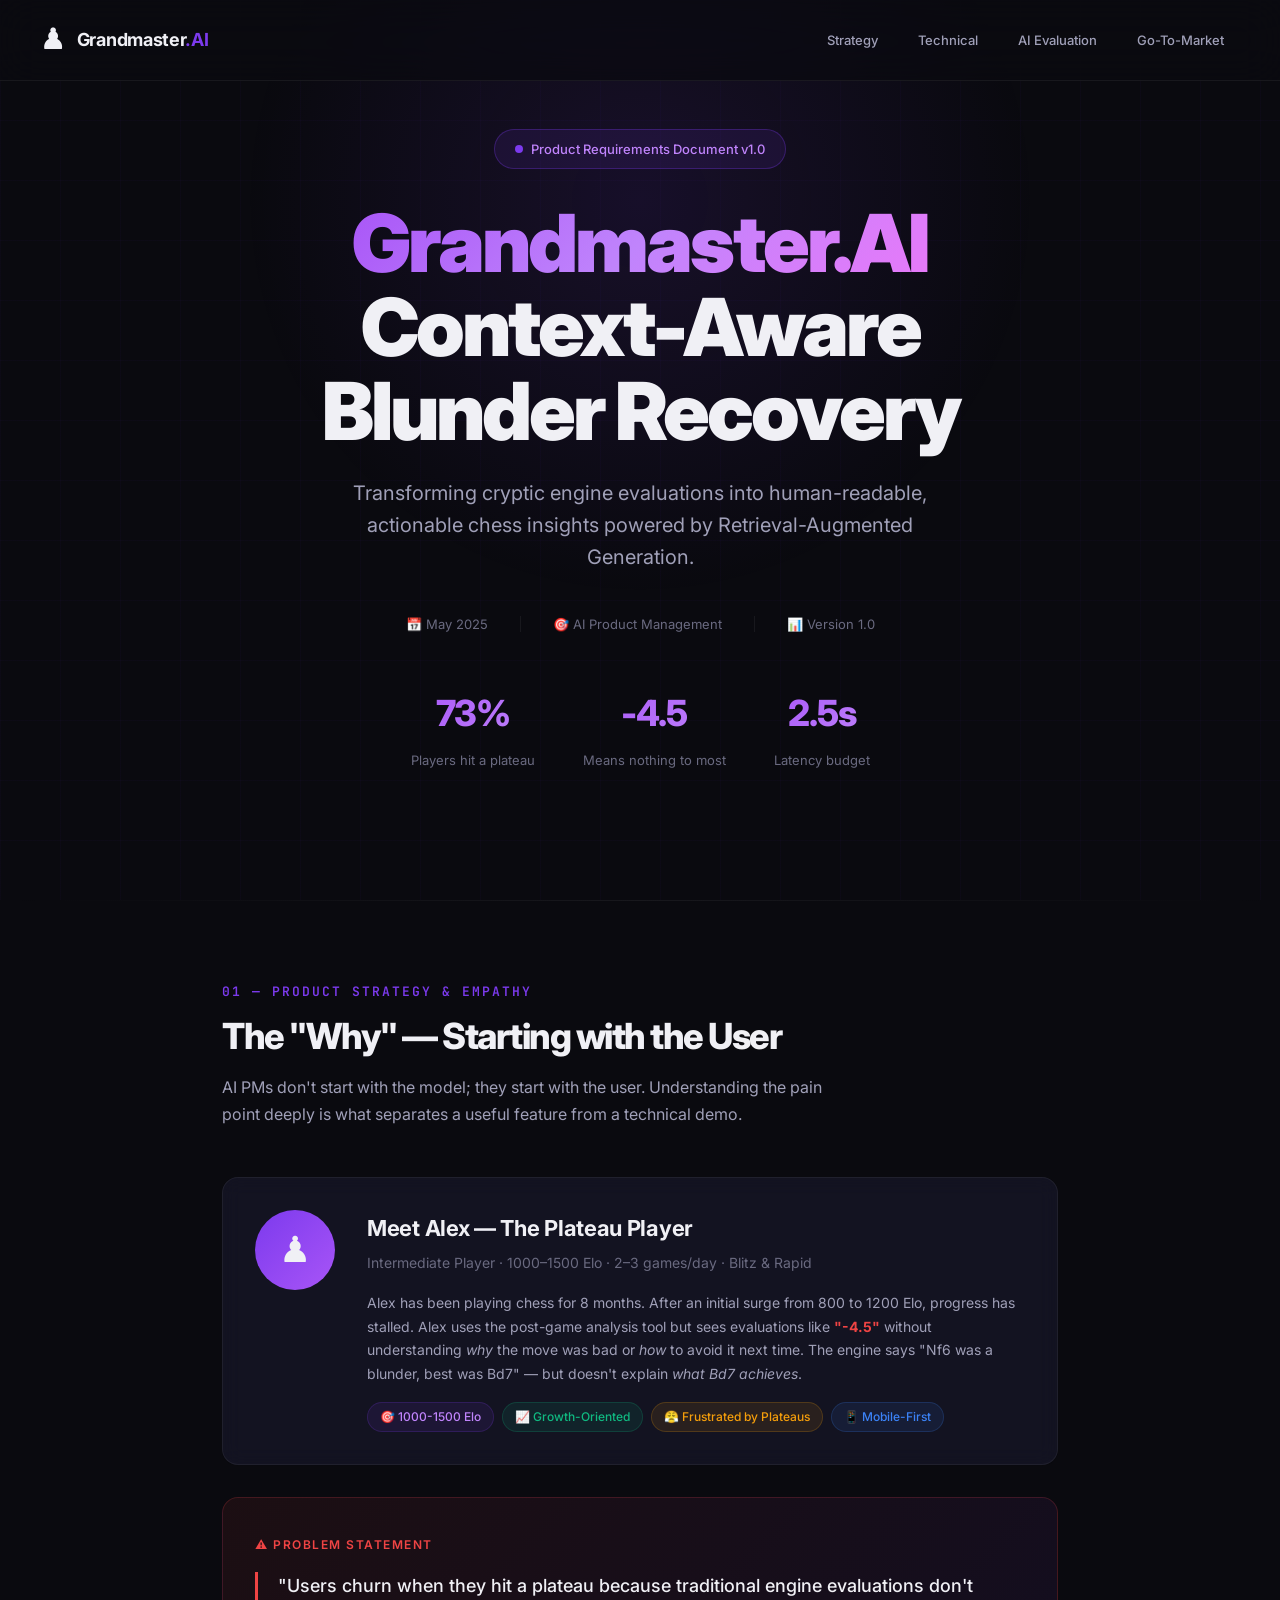
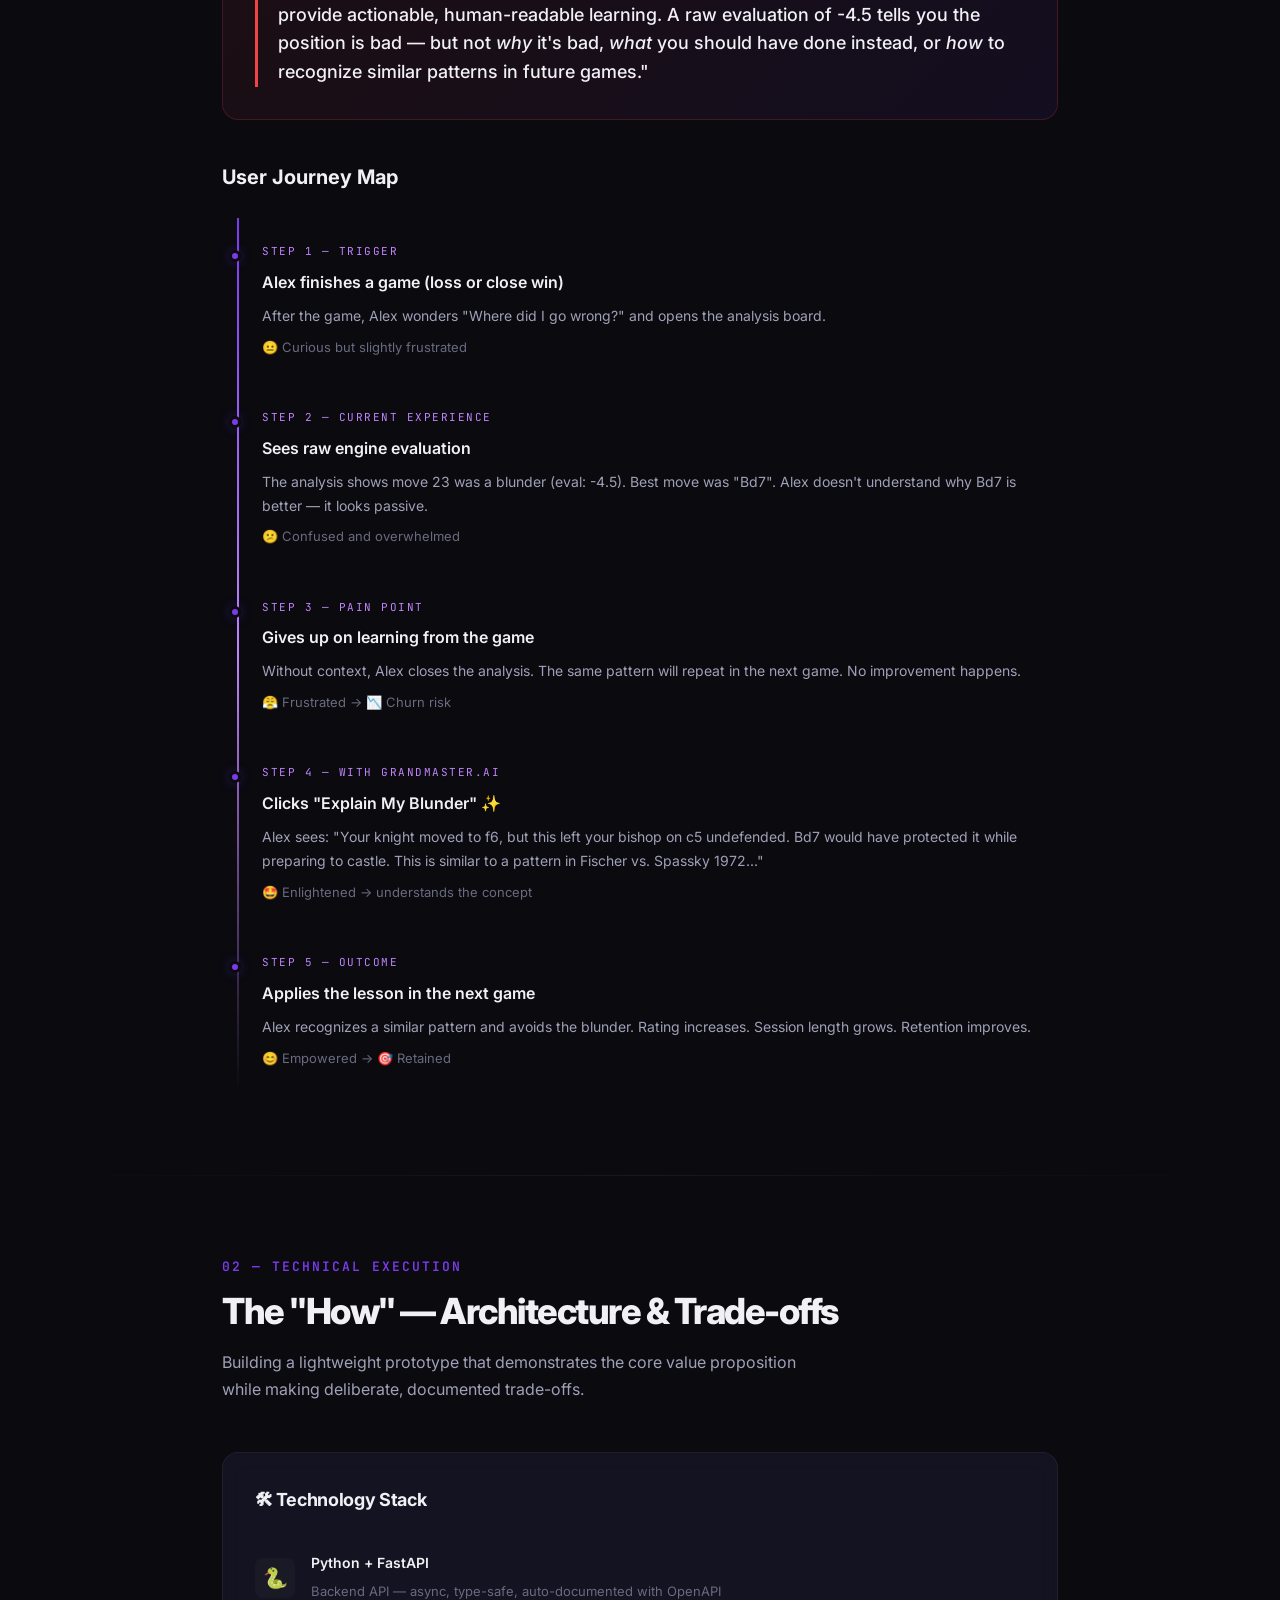
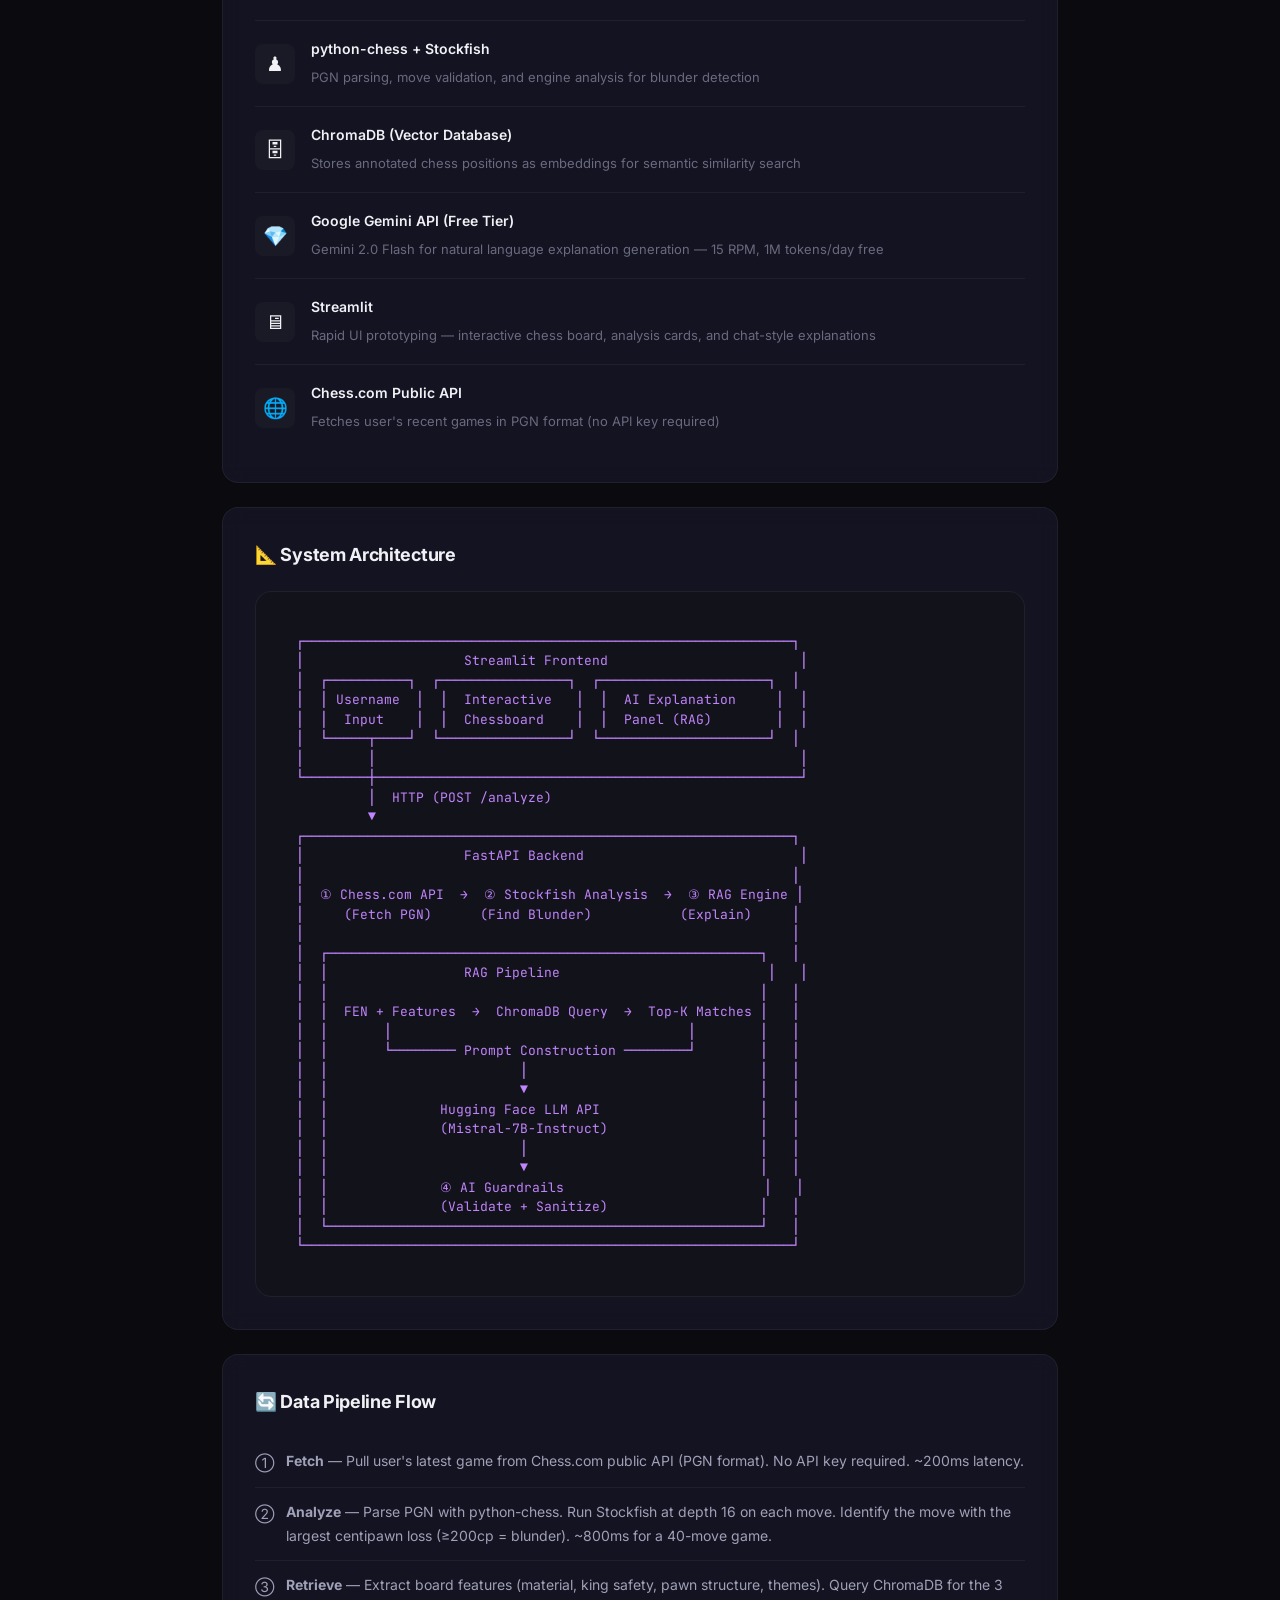
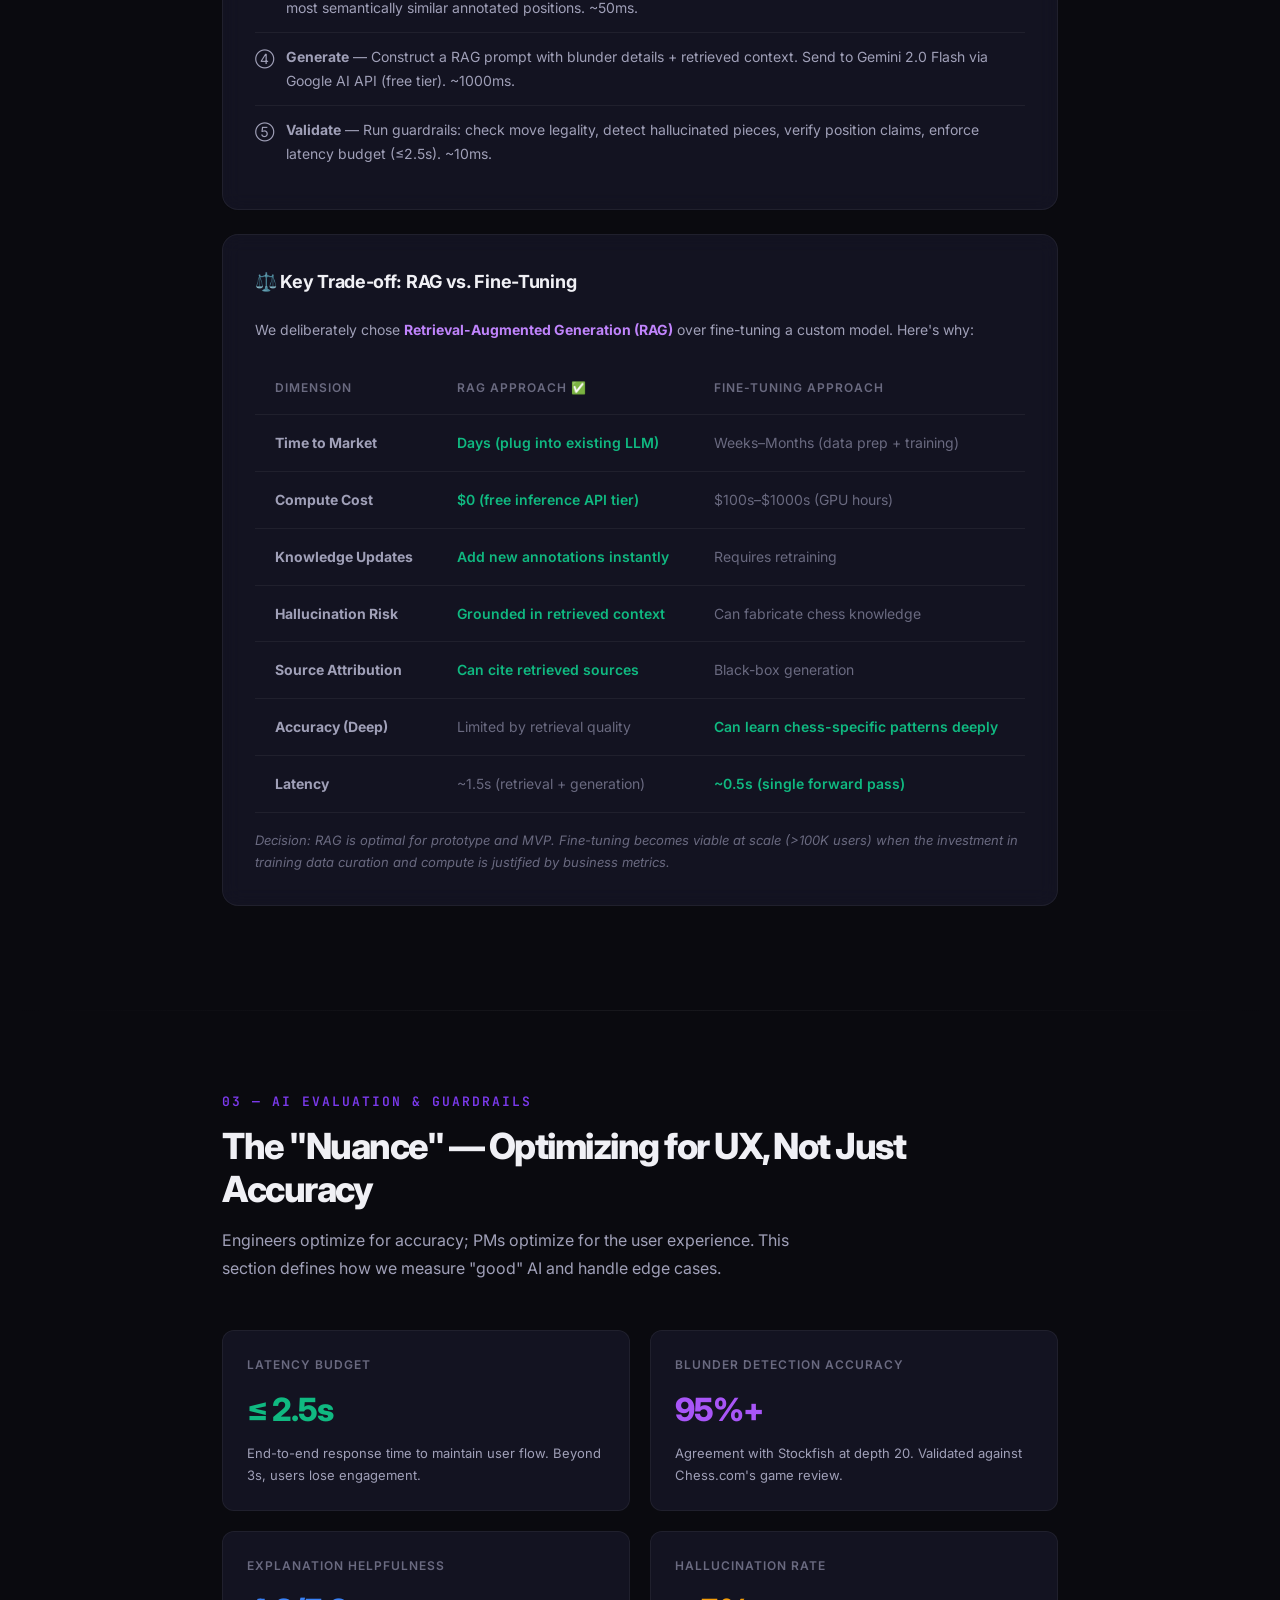
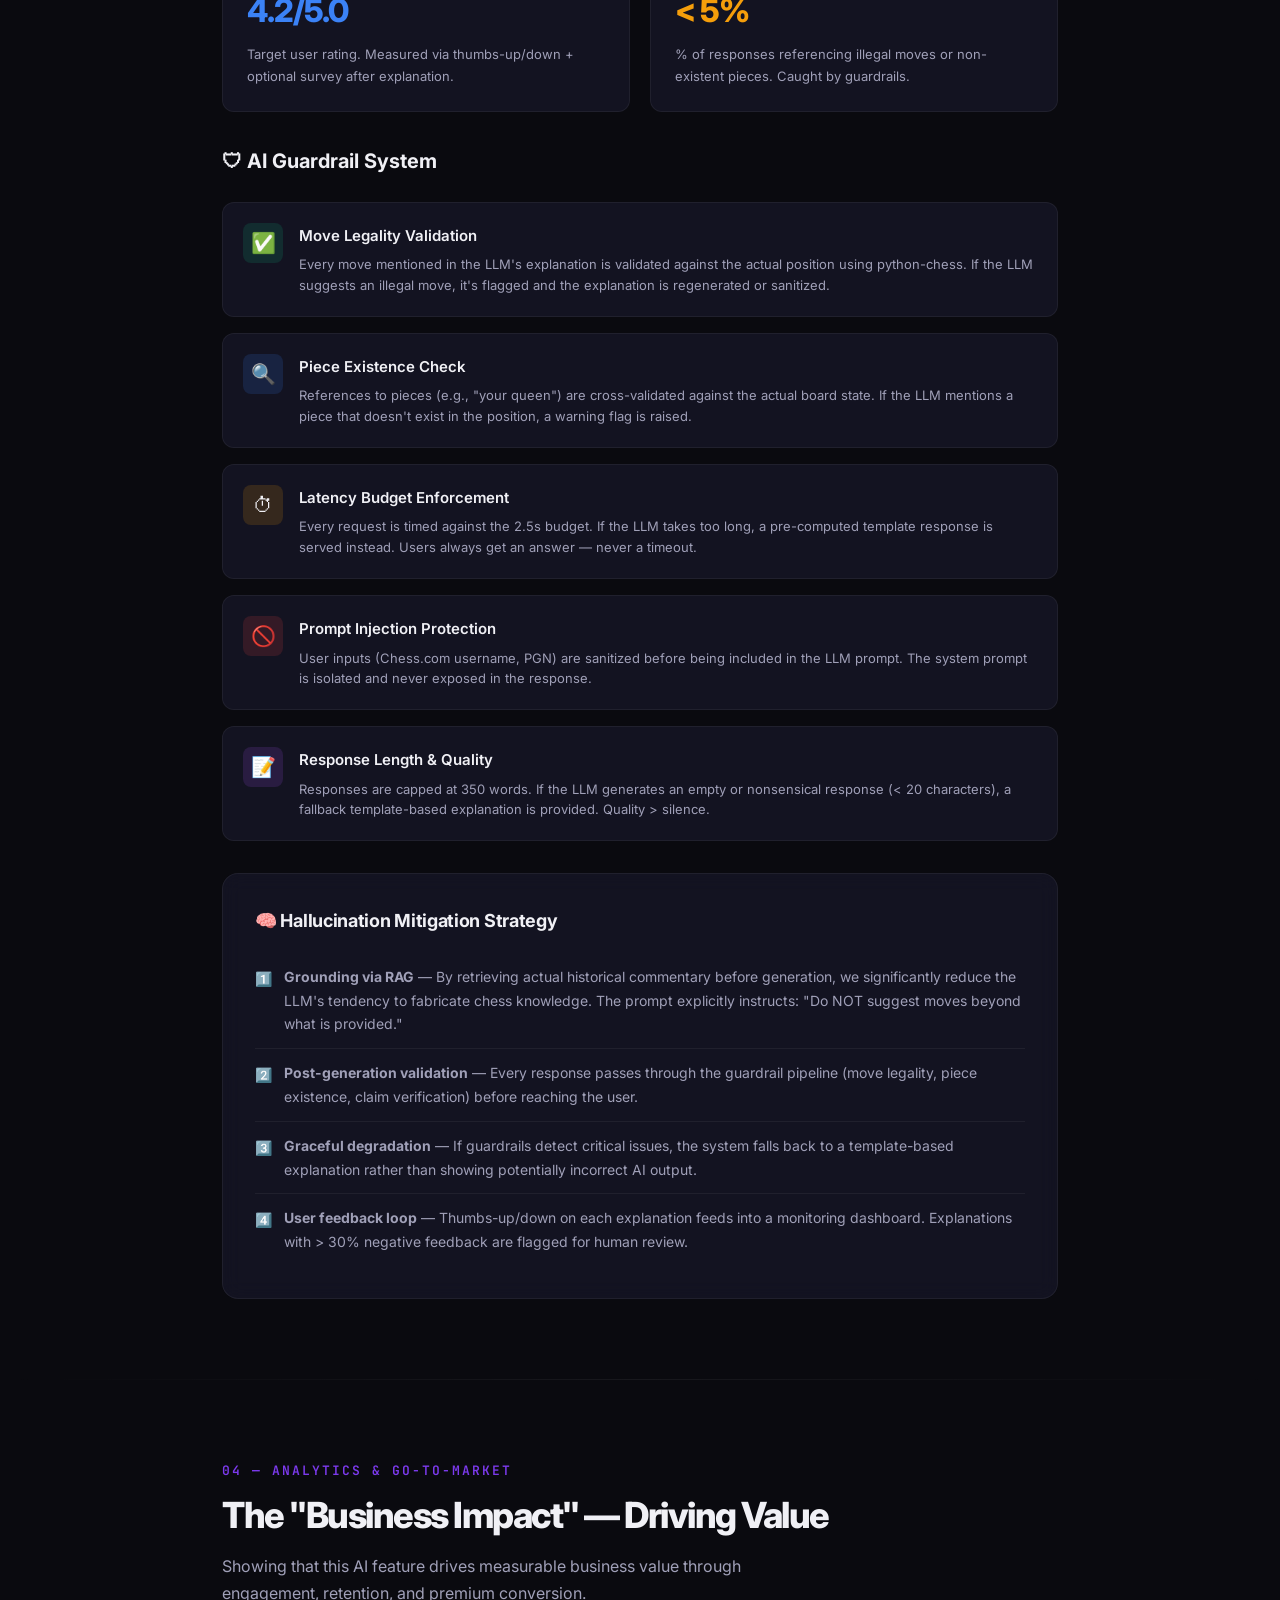
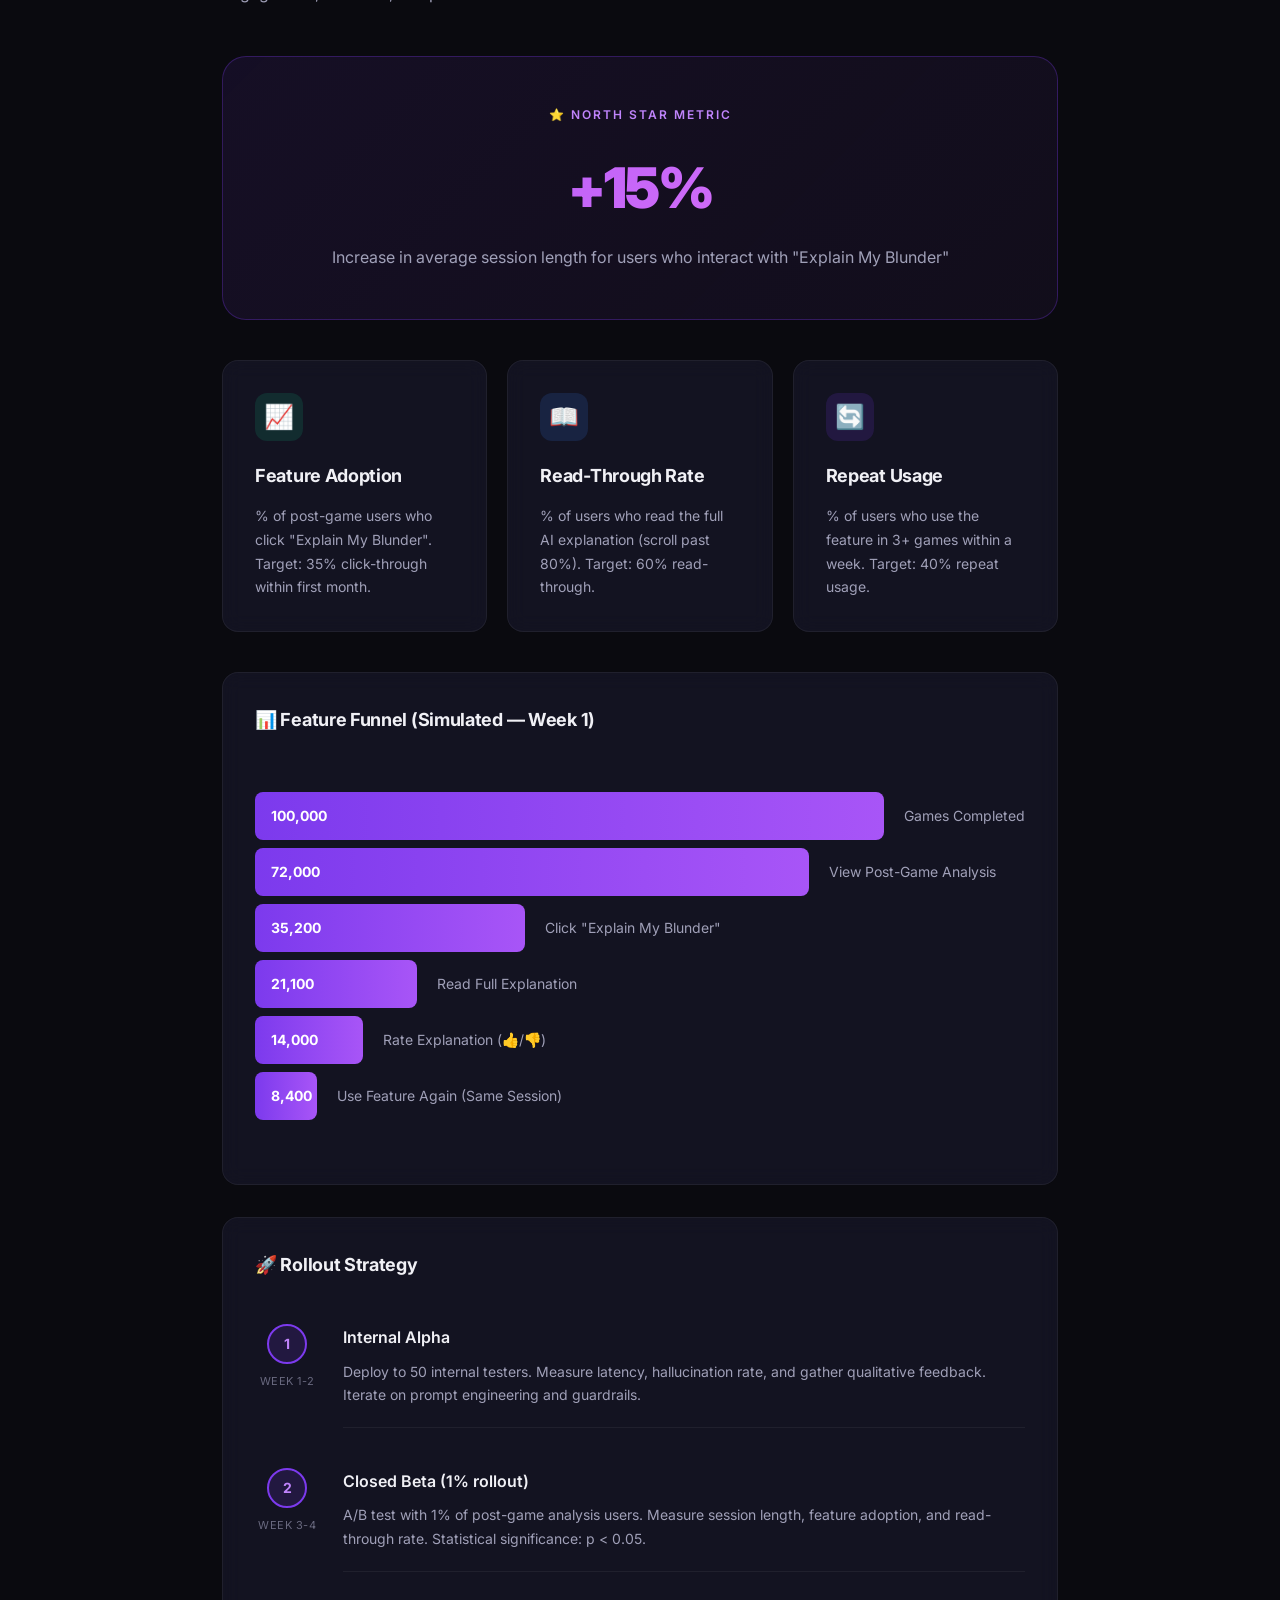
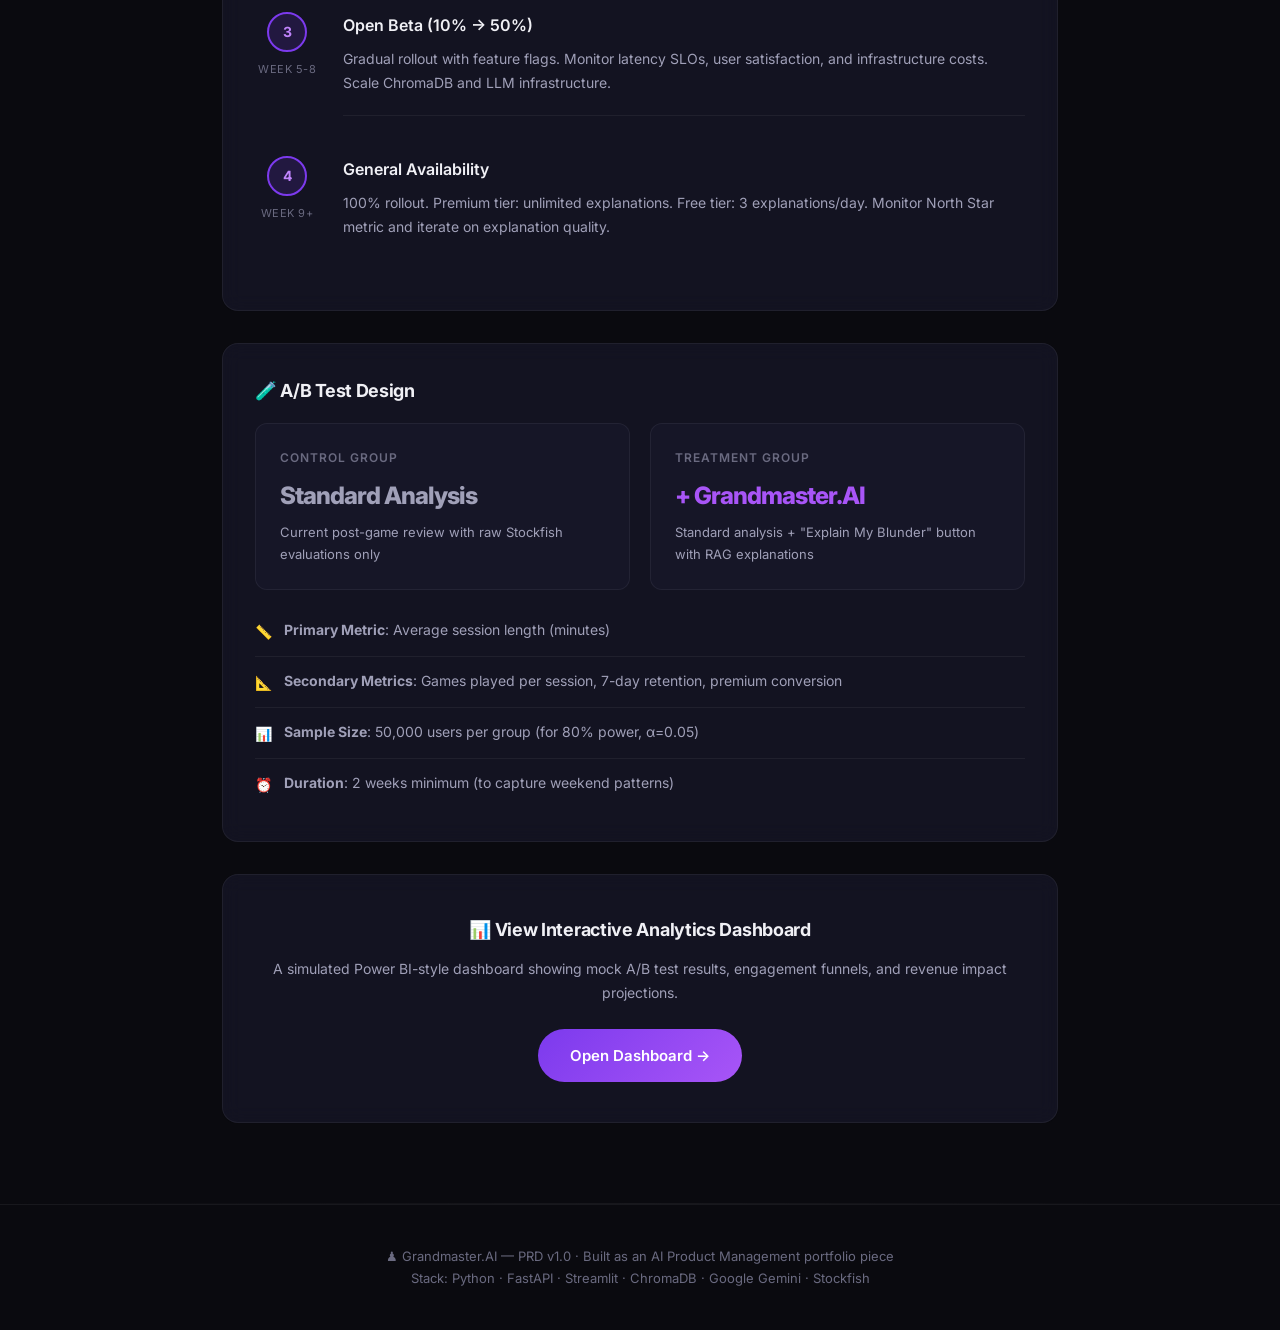
<file: prd/index.html>
<!DOCTYPE html>
<html lang="en">
<head>
  <meta charset="UTF-8">
  <meta name="viewport" content="width=device-width, initial-scale=1.0">
  <meta name="description" content="Grandmaster.AI Product Requirements Document — Context-Aware Blunder Recovery using RAG for human-readable chess analysis">
  <title>Grandmaster.AI — Product Requirements Document</title>
  <link rel="stylesheet" href="styles.css">
  <link rel="icon" href="data:image/svg+xml,<svg xmlns='http://www.w3.org/2000/svg' viewBox='0 0 100 100'><text y='.9em' font-size='90'>♟</text></svg>">
</head>
<body>

<!-- ═══════════════════ NAVIGATION ═══════════════════ -->
<nav class="nav" id="nav">
  <a href="#" class="nav-brand">
    <span class="logo-icon">♟</span>
    <span>Grandmaster<span class="dot">.AI</span></span>
  </a>
  <ul class="nav-links">
    <li><a href="#strategy" class="active">Strategy</a></li>
    <li><a href="#technical">Technical</a></li>
    <li><a href="#evaluation">AI Evaluation</a></li>
    <li><a href="#gtm">Go-To-Market</a></li>
  </ul>
</nav>

<div class="page-wrapper">

<!-- ═══════════════════ HERO ═══════════════════ -->
<section class="hero" id="hero">
  <div class="container">
    <div class="hero-content">
      <div class="hero-badge">
        <span class="pulse"></span>
        Product Requirements Document v1.0
      </div>
      <h1>
        <span class="gradient-text">Grandmaster.AI</span><br>
        Context-Aware<br>Blunder Recovery
      </h1>
      <p class="hero-subtitle">
        Transforming cryptic engine evaluations into human-readable, 
        actionable chess insights powered by Retrieval-Augmented Generation.
      </p>
      <div class="hero-meta">
        <span>📅 May 2025</span>
        <span class="divider"></span>
        <span>🎯 AI Product Management</span>
        <span class="divider"></span>
        <span>📊 Version 1.0</span>
      </div>
      <div class="stats-row">
        <div class="stat">
          <div class="stat-value">73%</div>
          <div class="stat-label">Players hit a plateau</div>
        </div>
        <div class="stat">
          <div class="stat-value">-4.5</div>
          <div class="stat-label">Means nothing to most</div>
        </div>
        <div class="stat">
          <div class="stat-value">2.5s</div>
          <div class="stat-label">Latency budget</div>
        </div>
      </div>
    </div>
  </div>
</section>

<hr class="section-divider">

<!-- ═══════════════════ SECTION 1: PRODUCT STRATEGY ═══════════════════ -->
<section id="strategy">
  <div class="container">
    <div class="section-header reveal">
      <span class="section-number">01 — Product Strategy & Empathy</span>
      <h2>The "Why" — Starting with the User</h2>
      <p>AI PMs don't start with the model; they start with the user. Understanding the pain point deeply is what separates a useful feature from a technical demo.</p>
    </div>

    <!-- Persona -->
    <div class="card persona-card reveal" style="margin-bottom: 32px;">
      <div class="persona-avatar">♟</div>
      <div class="persona-info">
        <h3>Meet Alex — The Plateau Player</h3>
        <div class="persona-meta">Intermediate Player · 1000–1500 Elo · 2–3 games/day · Blitz & Rapid</div>
        <p style="color: var(--text-secondary); font-size: 14px;">
          Alex has been playing chess for 8 months. After an initial surge from 800 to 1200 Elo, progress has stalled. 
          Alex uses the post-game analysis tool but sees evaluations like <strong style="color: var(--danger);">"-4.5"</strong> 
          without understanding <em>why</em> the move was bad or <em>how</em> to avoid it next time.
          The engine says "Nf6 was a blunder, best was Bd7" — but doesn't explain <em>what Bd7 achieves</em>.
        </p>
        <div class="persona-tags">
          <span class="tag">🎯 1000-1500 Elo</span>
          <span class="tag green">📈 Growth-Oriented</span>
          <span class="tag orange">😤 Frustrated by Plateaus</span>
          <span class="tag blue">📱 Mobile-First</span>
        </div>
      </div>
    </div>

    <!-- Problem Statement -->
    <div class="problem-callout reveal" style="margin-bottom: 40px;">
      <div class="callout-label">⚠️ Problem Statement</div>
      <blockquote>
        "Users churn when they hit a plateau because traditional engine evaluations 
        don't provide actionable, human-readable learning. A raw evaluation of -4.5 
        tells you the position is bad — but not <em>why</em> it's bad, <em>what</em> 
        you should have done instead, or <em>how</em> to recognize similar patterns in future games."
      </blockquote>
    </div>

    <!-- User Journey -->
    <h3 class="reveal" style="margin-bottom: 24px; font-size: 20px;">User Journey Map</h3>
    <div class="journey-map reveal">
      <div class="journey-step">
        <div class="step-label">Step 1 — Trigger</div>
        <h4>Alex finishes a game (loss or close win)</h4>
        <p>After the game, Alex wonders "Where did I go wrong?" and opens the analysis board.</p>
        <div class="emotion">😐 Curious but slightly frustrated</div>
      </div>
      <div class="journey-step">
        <div class="step-label">Step 2 — Current Experience</div>
        <h4>Sees raw engine evaluation</h4>
        <p>The analysis shows move 23 was a blunder (eval: -4.5). Best move was "Bd7". Alex doesn't understand why Bd7 is better — it looks passive.</p>
        <div class="emotion">😕 Confused and overwhelmed</div>
      </div>
      <div class="journey-step">
        <div class="step-label">Step 3 — Pain Point</div>
        <h4>Gives up on learning from the game</h4>
        <p>Without context, Alex closes the analysis. The same pattern will repeat in the next game. No improvement happens.</p>
        <div class="emotion">😤 Frustrated → 📉 Churn risk</div>
      </div>
      <div class="journey-step">
        <div class="step-label">Step 4 — With Grandmaster.AI</div>
        <h4>Clicks "Explain My Blunder" ✨</h4>
        <p>Alex sees: "Your knight moved to f6, but this left your bishop on c5 undefended. Bd7 would have protected it while preparing to castle. This is similar to a pattern in Fischer vs. Spassky 1972..."</p>
        <div class="emotion">🤩 Enlightened → understands the concept</div>
      </div>
      <div class="journey-step">
        <div class="step-label">Step 5 — Outcome</div>
        <h4>Applies the lesson in the next game</h4>
        <p>Alex recognizes a similar pattern and avoids the blunder. Rating increases. Session length grows. Retention improves.</p>
        <div class="emotion">😊 Empowered → 🎯 Retained</div>
      </div>
    </div>
  </div>
</section>

<hr class="section-divider">

<!-- ═══════════════════ SECTION 2: TECHNICAL EXECUTION ═══════════════════ -->
<section id="technical">
  <div class="container">
    <div class="section-header reveal">
      <span class="section-number">02 — Technical Execution</span>
      <h2>The "How" — Architecture & Trade-offs</h2>
      <p>Building a lightweight prototype that demonstrates the core value proposition while making deliberate, documented trade-offs.</p>
    </div>

    <!-- Tech Stack -->
    <div class="card reveal" style="margin-bottom: 24px;">
      <h3 style="margin-bottom: 20px;">🛠 Technology Stack</h3>
      <div class="stack-item">
        <div class="stack-icon">🐍</div>
        <div class="stack-info">
          <strong>Python + FastAPI</strong>
          <span>Backend API — async, type-safe, auto-documented with OpenAPI</span>
        </div>
      </div>
      <div class="stack-item">
        <div class="stack-icon">♟</div>
        <div class="stack-info">
          <strong>python-chess + Stockfish</strong>
          <span>PGN parsing, move validation, and engine analysis for blunder detection</span>
        </div>
      </div>
      <div class="stack-item">
        <div class="stack-icon">🗄</div>
        <div class="stack-info">
          <strong>ChromaDB (Vector Database)</strong>
          <span>Stores annotated chess positions as embeddings for semantic similarity search</span>
        </div>
      </div>
      <div class="stack-item">
        <div class="stack-icon">💎</div>
        <div class="stack-info">
          <strong>Google Gemini API (Free Tier)</strong>
          <span>Gemini 2.0 Flash for natural language explanation generation — 15 RPM, 1M tokens/day free</span>
        </div>
      </div>
      <div class="stack-item">
        <div class="stack-icon">🖥</div>
        <div class="stack-info">
          <strong>Streamlit</strong>
          <span>Rapid UI prototyping — interactive chess board, analysis cards, and chat-style explanations</span>
        </div>
      </div>
      <div class="stack-item">
        <div class="stack-icon">🌐</div>
        <div class="stack-info">
          <strong>Chess.com Public API</strong>
          <span>Fetches user's recent games in PGN format (no API key required)</span>
        </div>
      </div>
    </div>

    <!-- Architecture -->
    <div class="card reveal" style="margin-bottom: 24px;">
      <h3 style="margin-bottom: 20px;">📐 System Architecture</h3>
      <div class="arch-diagram">
<pre>
┌─────────────────────────────────────────────────────────────┐
│                    Streamlit Frontend                        │
│  ┌──────────┐  ┌────────────────┐  ┌─────────────────────┐  │
│  │ Username  │  │  Interactive   │  │  AI Explanation     │  │
│  │  Input    │  │  Chessboard    │  │  Panel (RAG)        │  │
│  └─────┬────┘  └────────────────┘  └─────────────────────┘  │
│        │                                                     │
└────────┼─────────────────────────────────────────────────────┘
         │  HTTP (POST /analyze)
         ▼
┌─────────────────────────────────────────────────────────────┐
│                    FastAPI Backend                           │
│                                                             │
│  ① Chess.com API  →  ② Stockfish Analysis  →  ③ RAG Engine │
│     (Fetch PGN)      (Find Blunder)           (Explain)     │
│                                                             │
│  ┌──────────────────────────────────────────────────────┐   │
│  │                 RAG Pipeline                          │   │
│  │                                                      │   │
│  │  FEN + Features  →  ChromaDB Query  →  Top-K Matches │   │
│  │       │                                     │        │   │
│  │       └──────── Prompt Construction ────────┘        │   │
│  │                        │                             │   │
│  │                        ▼                             │   │
│  │              Hugging Face LLM API                    │   │
│  │              (Mistral-7B-Instruct)                   │   │
│  │                        │                             │   │
│  │                        ▼                             │   │
│  │              ④ AI Guardrails                         │   │
│  │              (Validate + Sanitize)                   │   │
│  └──────────────────────────────────────────────────────┘   │
└─────────────────────────────────────────────────────────────┘
</pre>
      </div>
    </div>

    <!-- Pipeline Flow -->
    <div class="card reveal" style="margin-bottom: 24px;">
      <h3 style="margin-bottom: 20px;">🔄 Data Pipeline Flow</h3>
      <ul class="info-list">
        <li>
          <span class="li-icon">①</span>
          <span><strong>Fetch</strong> — Pull user's latest game from Chess.com public API (PGN format). No API key required. ~200ms latency.</span>
        </li>
        <li>
          <span class="li-icon">②</span>
          <span><strong>Analyze</strong> — Parse PGN with python-chess. Run Stockfish at depth 16 on each move. Identify the move with the largest centipawn loss (≥200cp = blunder). ~800ms for a 40-move game.</span>
        </li>
        <li>
          <span class="li-icon">③</span>
          <span><strong>Retrieve</strong> — Extract board features (material, king safety, pawn structure, themes). Query ChromaDB for the 3 most semantically similar annotated positions. ~50ms.</span>
        </li>
        <li>
          <span class="li-icon">④</span>
          <span><strong>Generate</strong> — Construct a RAG prompt with blunder details + retrieved context. Send to Gemini 2.0 Flash via Google AI API (free tier). ~1000ms.</span>
        </li>
        <li>
          <span class="li-icon">⑤</span>
          <span><strong>Validate</strong> — Run guardrails: check move legality, detect hallucinated pieces, verify position claims, enforce latency budget (≤2.5s). ~10ms.</span>
        </li>
      </ul>
    </div>

    <!-- Trade-off: RAG vs Fine-tuning -->
    <div class="card reveal" style="margin-bottom: 24px;">
      <h3 style="margin-bottom: 20px;">⚖️ Key Trade-off: RAG vs. Fine-Tuning</h3>
      <p style="color: var(--text-secondary); margin-bottom: 20px;">
        We deliberately chose <strong style="color: var(--accent-tertiary);">Retrieval-Augmented Generation (RAG)</strong> 
        over fine-tuning a custom model. Here's why:
      </p>
      <div style="overflow-x: auto;">
        <table class="tradeoff-table">
          <thead>
            <tr>
              <th>Dimension</th>
              <th>RAG Approach ✅</th>
              <th>Fine-Tuning Approach</th>
            </tr>
          </thead>
          <tbody>
            <tr>
              <td><strong>Time to Market</strong></td>
              <td class="winner">Days (plug into existing LLM)</td>
              <td class="loser">Weeks–Months (data prep + training)</td>
            </tr>
            <tr>
              <td><strong>Compute Cost</strong></td>
              <td class="winner">$0 (free inference API tier)</td>
              <td class="loser">$100s–$1000s (GPU hours)</td>
            </tr>
            <tr>
              <td><strong>Knowledge Updates</strong></td>
              <td class="winner">Add new annotations instantly</td>
              <td class="loser">Requires retraining</td>
            </tr>
            <tr>
              <td><strong>Hallucination Risk</strong></td>
              <td class="winner">Grounded in retrieved context</td>
              <td class="loser">Can fabricate chess knowledge</td>
            </tr>
            <tr>
              <td><strong>Source Attribution</strong></td>
              <td class="winner">Can cite retrieved sources</td>
              <td class="loser">Black-box generation</td>
            </tr>
            <tr>
              <td><strong>Accuracy (Deep)</strong></td>
              <td class="loser">Limited by retrieval quality</td>
              <td class="winner">Can learn chess-specific patterns deeply</td>
            </tr>
            <tr>
              <td><strong>Latency</strong></td>
              <td class="loser">~1.5s (retrieval + generation)</td>
              <td class="winner">~0.5s (single forward pass)</td>
            </tr>
          </tbody>
        </table>
      </div>
      <p style="color: var(--text-muted); font-size: 13px; margin-top: 16px;">
        <em>Decision: RAG is optimal for prototype and MVP. Fine-tuning becomes viable at scale (>100K users) 
        when the investment in training data curation and compute is justified by business metrics.</em>
      </p>
    </div>
  </div>
</section>

<hr class="section-divider">

<!-- ═══════════════════ SECTION 3: AI EVALUATION ═══════════════════ -->
<section id="evaluation">
  <div class="container">
    <div class="section-header reveal">
      <span class="section-number">03 — AI Evaluation & Guardrails</span>
      <h2>The "Nuance" — Optimizing for UX, Not Just Accuracy</h2>
      <p>Engineers optimize for accuracy; PMs optimize for the user experience. This section defines how we measure "good" AI and handle edge cases.</p>
    </div>

    <!-- Evaluation Metrics -->
    <div class="eval-grid reveal" style="margin-bottom: 32px;">
      <div class="eval-card">
        <div class="metric-label">Latency Budget</div>
        <div class="metric-value green">≤ 2.5s</div>
        <div class="metric-desc">End-to-end response time to maintain user flow. Beyond 3s, users lose engagement.</div>
      </div>
      <div class="eval-card">
        <div class="metric-label">Blunder Detection Accuracy</div>
        <div class="metric-value purple">95%+</div>
        <div class="metric-desc">Agreement with Stockfish at depth 20. Validated against Chess.com's game review.</div>
      </div>
      <div class="eval-card">
        <div class="metric-label">Explanation Helpfulness</div>
        <div class="metric-value blue">4.2/5.0</div>
        <div class="metric-desc">Target user rating. Measured via thumbs-up/down + optional survey after explanation.</div>
      </div>
      <div class="eval-card">
        <div class="metric-label">Hallucination Rate</div>
        <div class="metric-value orange">< 5%</div>
        <div class="metric-desc">% of responses referencing illegal moves or non-existent pieces. Caught by guardrails.</div>
      </div>
    </div>

    <!-- Guardrails -->
    <h3 class="reveal" style="margin-bottom: 24px; font-size: 20px;">🛡 AI Guardrail System</h3>
    <div class="guardrail-list reveal">
      <div class="guardrail-item">
        <div class="guardrail-icon" style="background: rgba(16, 185, 129, 0.15);">✅</div>
        <div class="guardrail-content">
          <h4>Move Legality Validation</h4>
          <p>Every move mentioned in the LLM's explanation is validated against the actual position using python-chess. If the LLM suggests an illegal move, it's flagged and the explanation is regenerated or sanitized.</p>
        </div>
      </div>
      <div class="guardrail-item">
        <div class="guardrail-icon" style="background: rgba(59, 130, 246, 0.15);">🔍</div>
        <div class="guardrail-content">
          <h4>Piece Existence Check</h4>
          <p>References to pieces (e.g., "your queen") are cross-validated against the actual board state. If the LLM mentions a piece that doesn't exist in the position, a warning flag is raised.</p>
        </div>
      </div>
      <div class="guardrail-item">
        <div class="guardrail-icon" style="background: rgba(245, 158, 11, 0.15);">⏱</div>
        <div class="guardrail-content">
          <h4>Latency Budget Enforcement</h4>
          <p>Every request is timed against the 2.5s budget. If the LLM takes too long, a pre-computed template response is served instead. Users always get an answer — never a timeout.</p>
        </div>
      </div>
      <div class="guardrail-item">
        <div class="guardrail-icon" style="background: rgba(239, 68, 68, 0.15);">🚫</div>
        <div class="guardrail-content">
          <h4>Prompt Injection Protection</h4>
          <p>User inputs (Chess.com username, PGN) are sanitized before being included in the LLM prompt. The system prompt is isolated and never exposed in the response.</p>
        </div>
      </div>
      <div class="guardrail-item">
        <div class="guardrail-icon" style="background: rgba(168, 85, 247, 0.15);">📝</div>
        <div class="guardrail-content">
          <h4>Response Length & Quality</h4>
          <p>Responses are capped at 350 words. If the LLM generates an empty or nonsensical response (< 20 characters), a fallback template-based explanation is provided. Quality > silence.</p>
        </div>
      </div>
    </div>

    <!-- How We Handle Hallucinations -->
    <div class="card reveal" style="margin-top: 32px;">
      <h3 style="margin-bottom: 16px;">🧠 Hallucination Mitigation Strategy</h3>
      <ul class="info-list">
        <li>
          <span class="li-icon">1️⃣</span>
          <span><strong>Grounding via RAG</strong> — By retrieving actual historical commentary before generation, we significantly reduce the LLM's tendency to fabricate chess knowledge. The prompt explicitly instructs: "Do NOT suggest moves beyond what is provided."</span>
        </li>
        <li>
          <span class="li-icon">2️⃣</span>
          <span><strong>Post-generation validation</strong> — Every response passes through the guardrail pipeline (move legality, piece existence, claim verification) before reaching the user.</span>
        </li>
        <li>
          <span class="li-icon">3️⃣</span>
          <span><strong>Graceful degradation</strong> — If guardrails detect critical issues, the system falls back to a template-based explanation rather than showing potentially incorrect AI output.</span>
        </li>
        <li>
          <span class="li-icon">4️⃣</span>
          <span><strong>User feedback loop</strong> — Thumbs-up/down on each explanation feeds into a monitoring dashboard. Explanations with > 30% negative feedback are flagged for human review.</span>
        </li>
      </ul>
    </div>
  </div>
</section>

<hr class="section-divider">

<!-- ═══════════════════ SECTION 4: GO-TO-MARKET ═══════════════════ -->
<section id="gtm">
  <div class="container">
    <div class="section-header reveal">
      <span class="section-number">04 — Analytics & Go-To-Market</span>
      <h2>The "Business Impact" — Driving Value</h2>
      <p>Showing that this AI feature drives measurable business value through engagement, retention, and premium conversion.</p>
    </div>

    <!-- North Star Metric -->
    <div class="north-star reveal">
      <div class="ns-label">⭐ North Star Metric</div>
      <div class="ns-value">+15%</div>
      <div class="ns-desc">Increase in average session length for users who interact with "Explain My Blunder"</div>
    </div>

    <!-- Supporting Metrics -->
    <div class="cards-grid cols-3 reveal" style="margin-bottom: 40px;">
      <div class="card">
        <div class="card-icon green">📈</div>
        <h3>Feature Adoption</h3>
        <p>% of post-game users who click "Explain My Blunder". Target: 35% click-through within first month.</p>
      </div>
      <div class="card">
        <div class="card-icon blue">📖</div>
        <h3>Read-Through Rate</h3>
        <p>% of users who read the full AI explanation (scroll past 80%). Target: 60% read-through.</p>
      </div>
      <div class="card">
        <div class="card-icon purple">🔄</div>
        <h3>Repeat Usage</h3>
        <p>% of users who use the feature in 3+ games within a week. Target: 40% repeat usage.</p>
      </div>
    </div>

    <!-- Funnel -->
    <div class="card reveal" style="margin-bottom: 32px;">
      <h3 style="margin-bottom: 24px;">📊 Feature Funnel (Simulated — Week 1)</h3>
      <div class="funnel">
        <div class="funnel-step">
          <div class="funnel-bar" style="width: 100%;"><span>100,000</span></div>
          <div class="funnel-label">Games Completed</div>
        </div>
        <div class="funnel-step">
          <div class="funnel-bar" style="width: 72%;"><span>72,000</span></div>
          <div class="funnel-label">View Post-Game Analysis</div>
        </div>
        <div class="funnel-step">
          <div class="funnel-bar" style="width: 35%;"><span>35,200</span></div>
          <div class="funnel-label">Click "Explain My Blunder"</div>
        </div>
        <div class="funnel-step">
          <div class="funnel-bar" style="width: 21%;"><span>21,100</span></div>
          <div class="funnel-label">Read Full Explanation</div>
        </div>
        <div class="funnel-step">
          <div class="funnel-bar" style="width: 14%;"><span>14,000</span></div>
          <div class="funnel-label">Rate Explanation (👍/👎)</div>
        </div>
        <div class="funnel-step">
          <div class="funnel-bar" style="width: 8%;"><span>8,400</span></div>
          <div class="funnel-label">Use Feature Again (Same Session)</div>
        </div>
      </div>
    </div>

    <!-- Rollout Plan -->
    <div class="card reveal" style="margin-bottom: 32px;">
      <h3 style="margin-bottom: 24px;">🚀 Rollout Strategy</h3>
      <div class="timeline">
        <div class="timeline-item">
          <div class="timeline-phase">
            <div class="phase-num">1</div>
            <div class="phase-label">Week 1-2</div>
          </div>
          <div class="timeline-content">
            <h4>Internal Alpha</h4>
            <p>Deploy to 50 internal testers. Measure latency, hallucination rate, and gather qualitative feedback. Iterate on prompt engineering and guardrails.</p>
          </div>
        </div>
        <div class="timeline-item">
          <div class="timeline-phase">
            <div class="phase-num">2</div>
            <div class="phase-label">Week 3-4</div>
          </div>
          <div class="timeline-content">
            <h4>Closed Beta (1% rollout)</h4>
            <p>A/B test with 1% of post-game analysis users. Measure session length, feature adoption, and read-through rate. Statistical significance: p < 0.05.</p>
          </div>
        </div>
        <div class="timeline-item">
          <div class="timeline-phase">
            <div class="phase-num">3</div>
            <div class="phase-label">Week 5-8</div>
          </div>
          <div class="timeline-content">
            <h4>Open Beta (10% → 50%)</h4>
            <p>Gradual rollout with feature flags. Monitor latency SLOs, user satisfaction, and infrastructure costs. Scale ChromaDB and LLM infrastructure.</p>
          </div>
        </div>
        <div class="timeline-item">
          <div class="timeline-phase">
            <div class="phase-num">4</div>
            <div class="phase-label">Week 9+</div>
          </div>
          <div class="timeline-content">
            <h4>General Availability</h4>
            <p>100% rollout. Premium tier: unlimited explanations. Free tier: 3 explanations/day. Monitor North Star metric and iterate on explanation quality.</p>
          </div>
        </div>
      </div>
    </div>

    <!-- A/B Test Preview -->
    <div class="card reveal" style="margin-bottom: 32px;">
      <h3 style="margin-bottom: 16px;">🧪 A/B Test Design</h3>
      <div class="cards-grid cols-2" style="margin-bottom: 16px;">
        <div class="eval-card">
          <div class="metric-label">Control Group</div>
          <div class="metric-value" style="font-size: 24px; color: var(--text-secondary);">Standard Analysis</div>
          <div class="metric-desc">Current post-game review with raw Stockfish evaluations only</div>
        </div>
        <div class="eval-card">
          <div class="metric-label">Treatment Group</div>
          <div class="metric-value" style="font-size: 24px; color: var(--accent-secondary);">+ Grandmaster.AI</div>
          <div class="metric-desc">Standard analysis + "Explain My Blunder" button with RAG explanations</div>
        </div>
      </div>
      <ul class="info-list">
        <li><span class="li-icon">📏</span><span><strong>Primary Metric</strong>: Average session length (minutes)</span></li>
        <li><span class="li-icon">📐</span><span><strong>Secondary Metrics</strong>: Games played per session, 7-day retention, premium conversion</span></li>
        <li><span class="li-icon">📊</span><span><strong>Sample Size</strong>: 50,000 users per group (for 80% power, α=0.05)</span></li>
        <li><span class="li-icon">⏰</span><span><strong>Duration</strong>: 2 weeks minimum (to capture weekend patterns)</span></li>
      </ul>
    </div>

    <!-- Dashboard Link -->
    <div class="card reveal" style="text-align: center; padding: 40px;">
      <h3 style="margin-bottom: 12px;">📊 View Interactive Analytics Dashboard</h3>
      <p style="color: var(--text-secondary); margin-bottom: 24px;">
        A simulated Power BI-style dashboard showing mock A/B test results, 
        engagement funnels, and revenue impact projections.
      </p>
      <a href="../dashboard/index.html" 
         style="display: inline-flex; align-items: center; gap: 8px; padding: 14px 32px; 
                background: linear-gradient(135deg, var(--accent-primary), var(--accent-secondary)); 
                color: white; text-decoration: none; border-radius: 100px; font-weight: 600; 
                font-size: 15px; transition: transform 0.2s, box-shadow 0.2s;"
         onmouseover="this.style.transform='translateY(-2px)'; this.style.boxShadow='0 8px 24px rgba(124,58,237,0.4)'"
         onmouseout="this.style.transform=''; this.style.boxShadow=''">
        Open Dashboard →
      </a>
    </div>
  </div>
</section>

<hr class="section-divider">

<!-- ═══════════════════ FOOTER ═══════════════════ -->
<footer class="footer">
  <div class="container">
    <p>
      ♟ Grandmaster.AI — PRD v1.0 · Built as an AI Product Management portfolio piece<br>
      <span style="color: var(--text-muted);">Stack: Python · FastAPI · Streamlit · ChromaDB · Google Gemini · Stockfish</span>
    </p>
  </div>
</footer>

</div>

<!-- ═══════════════════ SCROLL REVEAL SCRIPT ═══════════════════ -->
<script>
  // Intersection Observer for scroll animations
  const observer = new IntersectionObserver((entries) => {
    entries.forEach((entry) => {
      if (entry.isIntersecting) {
        entry.target.classList.add('visible');
      }
    });
  }, {
    threshold: 0.1,
    rootMargin: '0px 0px -50px 0px'
  });

  document.querySelectorAll('.reveal').forEach((el) => observer.observe(el));

  // Active nav link tracking
  const sections = document.querySelectorAll('section[id]');
  const navLinks = document.querySelectorAll('.nav-links a');

  window.addEventListener('scroll', () => {
    let current = '';
    sections.forEach((section) => {
      const sectionTop = section.offsetTop - 100;
      if (window.scrollY >= sectionTop) {
        current = section.getAttribute('id');
      }
    });

    navLinks.forEach((link) => {
      link.classList.remove('active');
      if (link.getAttribute('href') === '#' + current) {
        link.classList.add('active');
      }
    });
  });
</script>

</body>
</html>
</file>
<file: prd/styles.css>
/* ============================================
   Grandmaster.AI — PRD Stylesheet
   Premium dark-mode Notion-style design
   ============================================ */

@import url('https://fonts.googleapis.com/css2?family=Inter:wght@300;400;500;600;700;800;900&family=JetBrains+Mono:wght@400;500;600&display=swap');

/* ---- CSS Custom Properties ---- */
:root {
  --bg-primary: #0a0a0f;
  --bg-secondary: #12121a;
  --bg-tertiary: #1a1a2e;
  --bg-card: rgba(26, 26, 46, 0.6);
  --bg-card-hover: rgba(26, 26, 46, 0.85);
  --bg-glass: rgba(255, 255, 255, 0.03);

  --text-primary: #f0f0f5;
  --text-secondary: #a0a0b8;
  --text-muted: #6a6a80;

  --accent-primary: #7c3aed;
  --accent-secondary: #a855f7;
  --accent-tertiary: #c084fc;
  --accent-glow: rgba(124, 58, 237, 0.3);

  --success: #10b981;
  --warning: #f59e0b;
  --danger: #ef4444;
  --info: #3b82f6;

  --border-subtle: rgba(255, 255, 255, 0.06);
  --border-accent: rgba(124, 58, 237, 0.3);

  --radius-sm: 8px;
  --radius-md: 12px;
  --radius-lg: 16px;
  --radius-xl: 24px;

  --shadow-sm: 0 2px 8px rgba(0, 0, 0, 0.3);
  --shadow-md: 0 4px 16px rgba(0, 0, 0, 0.4);
  --shadow-lg: 0 8px 32px rgba(0, 0, 0, 0.5);
  --shadow-glow: 0 0 40px var(--accent-glow);

  --font-sans: 'Inter', -apple-system, BlinkMacSystemFont, 'Segoe UI', sans-serif;
  --font-mono: 'JetBrains Mono', 'Fira Code', monospace;

  --transition-fast: 150ms ease;
  --transition-normal: 250ms ease;
  --transition-slow: 400ms cubic-bezier(0.16, 1, 0.3, 1);
}

/* ---- Reset & Base ---- */
*,
*::before,
*::after {
  margin: 0;
  padding: 0;
  box-sizing: border-box;
}

html {
  scroll-behavior: smooth;
  font-size: 16px;
  -webkit-font-smoothing: antialiased;
  -moz-osx-font-smoothing: grayscale;
}

body {
  font-family: var(--font-sans);
  background: var(--bg-primary);
  color: var(--text-primary);
  line-height: 1.7;
  overflow-x: hidden;
}

/* Background grid pattern */
body::before {
  content: '';
  position: fixed;
  top: 0;
  left: 0;
  width: 100%;
  height: 100%;
  background-image:
    linear-gradient(rgba(124, 58, 237, 0.03) 1px, transparent 1px),
    linear-gradient(90deg, rgba(124, 58, 237, 0.03) 1px, transparent 1px);
  background-size: 60px 60px;
  pointer-events: none;
  z-index: 0;
}

/* ---- Scrollbar ---- */
::-webkit-scrollbar { width: 6px; }
::-webkit-scrollbar-track { background: var(--bg-primary); }
::-webkit-scrollbar-thumb {
  background: var(--accent-primary);
  border-radius: 3px;
}

/* ---- Navigation ---- */
.nav {
  position: fixed;
  top: 0;
  left: 0;
  right: 0;
  z-index: 100;
  padding: 16px 40px;
  display: flex;
  align-items: center;
  justify-content: space-between;
  background: rgba(10, 10, 15, 0.8);
  backdrop-filter: blur(20px) saturate(180%);
  border-bottom: 1px solid var(--border-subtle);
  transition: var(--transition-normal);
}

.nav-brand {
  display: flex;
  align-items: center;
  gap: 12px;
  text-decoration: none;
}

.nav-brand .logo-icon {
  font-size: 28px;
}

.nav-brand span {
  font-size: 18px;
  font-weight: 700;
  color: var(--text-primary);
  letter-spacing: -0.3px;
}

.nav-brand .dot {
  color: var(--accent-primary);
}

.nav-links {
  display: flex;
  gap: 8px;
  list-style: none;
}

.nav-links a {
  text-decoration: none;
  color: var(--text-secondary);
  font-size: 13px;
  font-weight: 500;
  padding: 8px 16px;
  border-radius: var(--radius-sm);
  transition: var(--transition-fast);
}

.nav-links a:hover {
  color: var(--text-primary);
  background: var(--bg-glass);
}

.nav-links a.active {
  color: var(--accent-tertiary);
  background: rgba(124, 58, 237, 0.1);
}

/* ---- Layout ---- */
.page-wrapper {
  position: relative;
  z-index: 1;
}

.container {
  max-width: 900px;
  margin: 0 auto;
  padding: 0 32px;
}

section {
  padding: 80px 0;
}

/* ---- Hero Section ---- */
.hero {
  min-height: 100vh;
  display: flex;
  align-items: center;
  justify-content: center;
  text-align: center;
  position: relative;
  overflow: hidden;
  padding-top: 80px;
}

.hero::before {
  content: '';
  position: absolute;
  top: -200px;
  left: 50%;
  transform: translateX(-50%);
  width: 800px;
  height: 800px;
  background: radial-gradient(circle, var(--accent-glow) 0%, transparent 70%);
  opacity: 0.4;
  animation: heroPulse 6s ease-in-out infinite;
}

@keyframes heroPulse {
  0%, 100% { opacity: 0.3; transform: translateX(-50%) scale(1); }
  50% { opacity: 0.5; transform: translateX(-50%) scale(1.1); }
}

.hero-content {
  position: relative;
  z-index: 1;
}

.hero-badge {
  display: inline-flex;
  align-items: center;
  gap: 8px;
  padding: 8px 20px;
  background: rgba(124, 58, 237, 0.1);
  border: 1px solid var(--border-accent);
  border-radius: 100px;
  font-size: 13px;
  font-weight: 500;
  color: var(--accent-tertiary);
  margin-bottom: 32px;
  animation: fadeInUp 0.6s ease-out;
}

.hero-badge .pulse {
  width: 8px;
  height: 8px;
  background: var(--accent-primary);
  border-radius: 50%;
  animation: pulse 2s ease-in-out infinite;
}

@keyframes pulse {
  0%, 100% { opacity: 1; transform: scale(1); }
  50% { opacity: 0.5; transform: scale(1.5); }
}

.hero h1 {
  font-size: clamp(48px, 7vw, 80px);
  font-weight: 900;
  line-height: 1.05;
  letter-spacing: -3px;
  margin-bottom: 24px;
  animation: fadeInUp 0.6s ease-out 0.1s both;
}

.hero h1 .gradient-text {
  background: linear-gradient(135deg, var(--accent-secondary), var(--accent-tertiary), #e879f9);
  -webkit-background-clip: text;
  -webkit-text-fill-color: transparent;
  background-clip: text;
}

.hero-subtitle {
  font-size: 20px;
  color: var(--text-secondary);
  max-width: 600px;
  margin: 0 auto 40px;
  line-height: 1.6;
  animation: fadeInUp 0.6s ease-out 0.2s both;
}

.hero-meta {
  display: flex;
  align-items: center;
  justify-content: center;
  gap: 32px;
  color: var(--text-muted);
  font-size: 13px;
  animation: fadeInUp 0.6s ease-out 0.3s both;
}

.hero-meta .divider {
  width: 1px;
  height: 16px;
  background: var(--border-subtle);
}

@keyframes fadeInUp {
  from { opacity: 0; transform: translateY(20px); }
  to { opacity: 1; transform: translateY(0); }
}

/* ---- Section Headers ---- */
.section-header {
  margin-bottom: 48px;
}

.section-number {
  font-family: var(--font-mono);
  font-size: 13px;
  font-weight: 600;
  color: var(--accent-primary);
  text-transform: uppercase;
  letter-spacing: 2px;
  margin-bottom: 12px;
  display: block;
}

.section-header h2 {
  font-size: 36px;
  font-weight: 800;
  letter-spacing: -1.5px;
  line-height: 1.2;
  margin-bottom: 16px;
}

.section-header p {
  color: var(--text-secondary);
  font-size: 16px;
  max-width: 600px;
}

/* ---- Cards ---- */
.card {
  background: var(--bg-card);
  border: 1px solid var(--border-subtle);
  border-radius: var(--radius-lg);
  padding: 32px;
  backdrop-filter: blur(10px);
  transition: var(--transition-slow);
  position: relative;
  overflow: hidden;
}

.card::before {
  content: '';
  position: absolute;
  top: 0;
  left: 0;
  right: 0;
  height: 1px;
  background: linear-gradient(90deg, transparent, var(--accent-primary), transparent);
  opacity: 0;
  transition: var(--transition-normal);
}

.card:hover {
  background: var(--bg-card-hover);
  border-color: var(--border-accent);
  transform: translateY(-2px);
  box-shadow: var(--shadow-glow);
}

.card:hover::before {
  opacity: 1;
}

.card-icon {
  width: 48px;
  height: 48px;
  display: flex;
  align-items: center;
  justify-content: center;
  border-radius: var(--radius-md);
  font-size: 24px;
  margin-bottom: 20px;
}

.card-icon.purple { background: rgba(124, 58, 237, 0.15); }
.card-icon.blue { background: rgba(59, 130, 246, 0.15); }
.card-icon.green { background: rgba(16, 185, 129, 0.15); }
.card-icon.orange { background: rgba(245, 158, 11, 0.15); }
.card-icon.red { background: rgba(239, 68, 68, 0.15); }
.card-icon.pink { background: rgba(236, 72, 153, 0.15); }

.card h3 {
  font-size: 18px;
  font-weight: 700;
  margin-bottom: 12px;
  letter-spacing: -0.3px;
}

.card p {
  color: var(--text-secondary);
  font-size: 14px;
  line-height: 1.7;
}

.cards-grid {
  display: grid;
  gap: 20px;
}

.cards-grid.cols-2 { grid-template-columns: repeat(2, 1fr); }
.cards-grid.cols-3 { grid-template-columns: repeat(3, 1fr); }

/* ---- Persona Card ---- */
.persona-card {
  display: flex;
  gap: 32px;
  align-items: flex-start;
}

.persona-avatar {
  width: 80px;
  height: 80px;
  border-radius: 50%;
  background: linear-gradient(135deg, var(--accent-primary), var(--accent-secondary));
  display: flex;
  align-items: center;
  justify-content: center;
  font-size: 36px;
  flex-shrink: 0;
}

.persona-info h3 {
  font-size: 22px;
  margin-bottom: 4px;
}

.persona-info .persona-meta {
  color: var(--text-muted);
  font-size: 14px;
  margin-bottom: 16px;
}

.persona-tags {
  display: flex;
  flex-wrap: wrap;
  gap: 8px;
  margin-top: 16px;
}

.tag {
  display: inline-flex;
  align-items: center;
  gap: 6px;
  padding: 4px 12px;
  background: rgba(124, 58, 237, 0.1);
  border: 1px solid rgba(124, 58, 237, 0.2);
  border-radius: 100px;
  font-size: 12px;
  font-weight: 500;
  color: var(--accent-tertiary);
}

.tag.green {
  background: rgba(16, 185, 129, 0.1);
  border-color: rgba(16, 185, 129, 0.2);
  color: var(--success);
}

.tag.orange {
  background: rgba(245, 158, 11, 0.1);
  border-color: rgba(245, 158, 11, 0.2);
  color: var(--warning);
}

.tag.blue {
  background: rgba(59, 130, 246, 0.1);
  border-color: rgba(59, 130, 246, 0.2);
  color: var(--info);
}

/* ---- Journey Map ---- */
.journey-map {
  position: relative;
  padding-left: 40px;
}

.journey-map::before {
  content: '';
  position: absolute;
  left: 15px;
  top: 0;
  bottom: 0;
  width: 2px;
  background: linear-gradient(to bottom, var(--accent-primary), var(--accent-tertiary), transparent);
}

.journey-step {
  position: relative;
  padding: 24px 0;
}

.journey-step::before {
  content: '';
  position: absolute;
  left: -33px;
  top: 32px;
  width: 12px;
  height: 12px;
  border-radius: 50%;
  background: var(--accent-primary);
  border: 3px solid var(--bg-primary);
  box-shadow: 0 0 12px var(--accent-glow);
}

.journey-step .step-label {
  font-family: var(--font-mono);
  font-size: 11px;
  color: var(--accent-tertiary);
  text-transform: uppercase;
  letter-spacing: 1.5px;
  margin-bottom: 8px;
}

.journey-step h4 {
  font-size: 16px;
  font-weight: 600;
  margin-bottom: 8px;
}

.journey-step p {
  color: var(--text-secondary);
  font-size: 14px;
}

.journey-step .emotion {
  display: inline-flex;
  align-items: center;
  gap: 6px;
  margin-top: 8px;
  font-size: 13px;
  color: var(--text-muted);
}

/* ---- Problem Statement ---- */
.problem-callout {
  background: linear-gradient(135deg, rgba(239, 68, 68, 0.08), rgba(124, 58, 237, 0.08));
  border: 1px solid rgba(239, 68, 68, 0.2);
  border-radius: var(--radius-lg);
  padding: 32px;
  position: relative;
}

.problem-callout .callout-label {
  display: inline-flex;
  align-items: center;
  gap: 8px;
  font-size: 12px;
  font-weight: 600;
  text-transform: uppercase;
  letter-spacing: 1.5px;
  color: var(--danger);
  margin-bottom: 16px;
}

.problem-callout blockquote {
  font-size: 18px;
  font-weight: 500;
  line-height: 1.6;
  color: var(--text-primary);
  border-left: 3px solid var(--danger);
  padding-left: 20px;
  margin: 0;
}

/* ---- Architecture Diagram ---- */
.arch-diagram {
  background: var(--bg-secondary);
  border: 1px solid var(--border-subtle);
  border-radius: var(--radius-lg);
  padding: 40px;
  overflow-x: auto;
}

.arch-diagram pre {
  font-family: var(--font-mono);
  font-size: 13px;
  line-height: 1.5;
  color: var(--accent-tertiary);
  white-space: pre;
}

/* ---- Trade-off Table ---- */
.tradeoff-table {
  width: 100%;
  border-collapse: collapse;
  font-size: 14px;
}

.tradeoff-table thead th {
  text-align: left;
  padding: 16px 20px;
  font-weight: 600;
  font-size: 12px;
  text-transform: uppercase;
  letter-spacing: 1px;
  color: var(--text-muted);
  border-bottom: 1px solid var(--border-subtle);
}

.tradeoff-table tbody td {
  padding: 16px 20px;
  border-bottom: 1px solid var(--border-subtle);
  color: var(--text-secondary);
}

.tradeoff-table tbody tr:hover {
  background: var(--bg-glass);
}

.tradeoff-table .winner {
  color: var(--success);
  font-weight: 600;
}

.tradeoff-table .loser {
  color: var(--text-muted);
}

/* ---- Evaluation Matrix ---- */
.eval-grid {
  display: grid;
  grid-template-columns: repeat(2, 1fr);
  gap: 20px;
}

.eval-card {
  background: var(--bg-card);
  border: 1px solid var(--border-subtle);
  border-radius: var(--radius-md);
  padding: 24px;
}

.eval-card .metric-label {
  font-size: 12px;
  font-weight: 600;
  text-transform: uppercase;
  letter-spacing: 1px;
  color: var(--text-muted);
  margin-bottom: 8px;
}

.eval-card .metric-value {
  font-size: 32px;
  font-weight: 800;
  letter-spacing: -1px;
  margin-bottom: 4px;
}

.eval-card .metric-value.green { color: var(--success); }
.eval-card .metric-value.purple { color: var(--accent-secondary); }
.eval-card .metric-value.blue { color: var(--info); }
.eval-card .metric-value.orange { color: var(--warning); }

.eval-card .metric-desc {
  font-size: 13px;
  color: var(--text-secondary);
}

/* ---- Guardrail Items ---- */
.guardrail-list {
  display: flex;
  flex-direction: column;
  gap: 16px;
}

.guardrail-item {
  display: flex;
  gap: 16px;
  align-items: flex-start;
  padding: 20px;
  background: var(--bg-card);
  border: 1px solid var(--border-subtle);
  border-radius: var(--radius-md);
  transition: var(--transition-fast);
}

.guardrail-item:hover {
  border-color: var(--border-accent);
}

.guardrail-icon {
  width: 40px;
  height: 40px;
  display: flex;
  align-items: center;
  justify-content: center;
  border-radius: var(--radius-sm);
  font-size: 20px;
  flex-shrink: 0;
}

.guardrail-content h4 {
  font-size: 15px;
  font-weight: 600;
  margin-bottom: 6px;
}

.guardrail-content p {
  font-size: 13px;
  color: var(--text-secondary);
  line-height: 1.6;
}

/* ---- Metric Funnel ---- */
.funnel {
  display: flex;
  flex-direction: column;
  gap: 8px;
  padding: 32px 0;
}

.funnel-step {
  display: flex;
  align-items: center;
  gap: 20px;
}

.funnel-bar {
  height: 48px;
  background: linear-gradient(90deg, var(--accent-primary), var(--accent-secondary));
  border-radius: var(--radius-sm);
  transition: var(--transition-slow);
  display: flex;
  align-items: center;
  padding: 0 16px;
  min-width: 60px;
}

.funnel-bar span {
  font-size: 14px;
  font-weight: 700;
  color: white;
  white-space: nowrap;
}

.funnel-label {
  font-size: 14px;
  color: var(--text-secondary);
  white-space: nowrap;
}

/* ---- Code Blocks ---- */
.code-block {
  background: var(--bg-secondary);
  border: 1px solid var(--border-subtle);
  border-radius: var(--radius-md);
  padding: 20px 24px;
  font-family: var(--font-mono);
  font-size: 13px;
  line-height: 1.6;
  color: var(--accent-tertiary);
  overflow-x: auto;
  margin: 16px 0;
}

/* ---- Dividers ---- */
.section-divider {
  border: none;
  height: 1px;
  background: linear-gradient(90deg, transparent, var(--border-subtle), transparent);
  margin: 0;
}

/* ---- Footer ---- */
.footer {
  padding: 40px 0;
  text-align: center;
  color: var(--text-muted);
  font-size: 13px;
  border-top: 1px solid var(--border-subtle);
}

.footer a {
  color: var(--accent-tertiary);
  text-decoration: none;
}

/* ---- Scroll Animations ---- */
.reveal {
  opacity: 0;
  transform: translateY(30px);
  transition: opacity 0.6s ease, transform 0.6s ease;
}

.reveal.visible {
  opacity: 1;
  transform: translateY(0);
}

/* ---- Responsive ---- */
@media (max-width: 768px) {
  .container { padding: 0 20px; }
  .nav { padding: 12px 20px; }
  .nav-links { display: none; }
  .cards-grid.cols-2,
  .cards-grid.cols-3 { grid-template-columns: 1fr; }
  .eval-grid { grid-template-columns: 1fr; }
  .persona-card { flex-direction: column; }
  .hero h1 { letter-spacing: -1.5px; }
  section { padding: 60px 0; }
  .hero-meta { flex-direction: column; gap: 12px; }
}

/* ---- Stat row ---- */
.stats-row {
  display: flex;
  justify-content: center;
  gap: 48px;
  margin-top: 48px;
  animation: fadeInUp 0.6s ease-out 0.4s both;
}

.stat {
  text-align: center;
}

.stat-value {
  font-size: 36px;
  font-weight: 800;
  letter-spacing: -1px;
  background: linear-gradient(135deg, var(--accent-secondary), var(--accent-tertiary));
  -webkit-background-clip: text;
  -webkit-text-fill-color: transparent;
  background-clip: text;
}

.stat-label {
  font-size: 13px;
  color: var(--text-muted);
  margin-top: 4px;
}

/* ---- Info list ---- */
.info-list {
  list-style: none;
  padding: 0;
}

.info-list li {
  display: flex;
  align-items: flex-start;
  gap: 12px;
  padding: 12px 0;
  font-size: 14px;
  color: var(--text-secondary);
  border-bottom: 1px solid var(--border-subtle);
}

.info-list li:last-child {
  border-bottom: none;
}

.info-list li .li-icon {
  flex-shrink: 0;
  margin-top: 2px;
}

/* ---- Stack table ---- */
.stack-item {
  display: flex;
  align-items: center;
  gap: 16px;
  padding: 16px 0;
  border-bottom: 1px solid var(--border-subtle);
}

.stack-item:last-child { border-bottom: none; }

.stack-icon {
  width: 40px;
  height: 40px;
  display: flex;
  align-items: center;
  justify-content: center;
  border-radius: var(--radius-sm);
  font-size: 20px;
  background: var(--bg-glass);
  flex-shrink: 0;
}

.stack-info {
  flex: 1;
}

.stack-info strong {
  display: block;
  font-size: 14px;
  font-weight: 600;
  margin-bottom: 2px;
}

.stack-info span {
  font-size: 13px;
  color: var(--text-muted);
}

/* ---- North star highlight ---- */
.north-star {
  text-align: center;
  padding: 48px 32px;
  background: linear-gradient(135deg, rgba(124, 58, 237, 0.1), rgba(168, 85, 247, 0.05));
  border: 1px solid var(--border-accent);
  border-radius: var(--radius-xl);
  margin-bottom: 40px;
}

.north-star .ns-label {
  font-size: 12px;
  font-weight: 600;
  text-transform: uppercase;
  letter-spacing: 2px;
  color: var(--accent-tertiary);
  margin-bottom: 16px;
}

.north-star .ns-value {
  font-size: 56px;
  font-weight: 900;
  letter-spacing: -2px;
  background: linear-gradient(135deg, var(--accent-secondary), #e879f9);
  -webkit-background-clip: text;
  -webkit-text-fill-color: transparent;
  background-clip: text;
  margin-bottom: 8px;
}

.north-star .ns-desc {
  font-size: 16px;
  color: var(--text-secondary);
}

/* ---- Timeline ---- */
.timeline {
  position: relative;
  padding-left: 0;
}

.timeline-item {
  display: flex;
  gap: 24px;
  padding: 20px 0;
}

.timeline-phase {
  width: 64px;
  flex-shrink: 0;
  text-align: center;
}

.timeline-phase .phase-num {
  display: flex;
  width: 40px;
  height: 40px;
  align-items: center;
  justify-content: center;
  margin: 0 auto 8px;
  border-radius: 50%;
  font-size: 14px;
  font-weight: 700;
  background: rgba(124, 58, 237, 0.15);
  color: var(--accent-tertiary);
  border: 2px solid var(--accent-primary);
}

.timeline-phase .phase-label {
  font-size: 11px;
  color: var(--text-muted);
  text-transform: uppercase;
  letter-spacing: 0.5px;
}

.timeline-content {
  flex: 1;
  padding-bottom: 20px;
  border-bottom: 1px solid var(--border-subtle);
}

.timeline-item:last-child .timeline-content {
  border-bottom: none;
}

.timeline-content h4 {
  font-size: 16px;
  font-weight: 600;
  margin-bottom: 8px;
}

.timeline-content p {
  font-size: 14px;
  color: var(--text-secondary);
}
</file>
